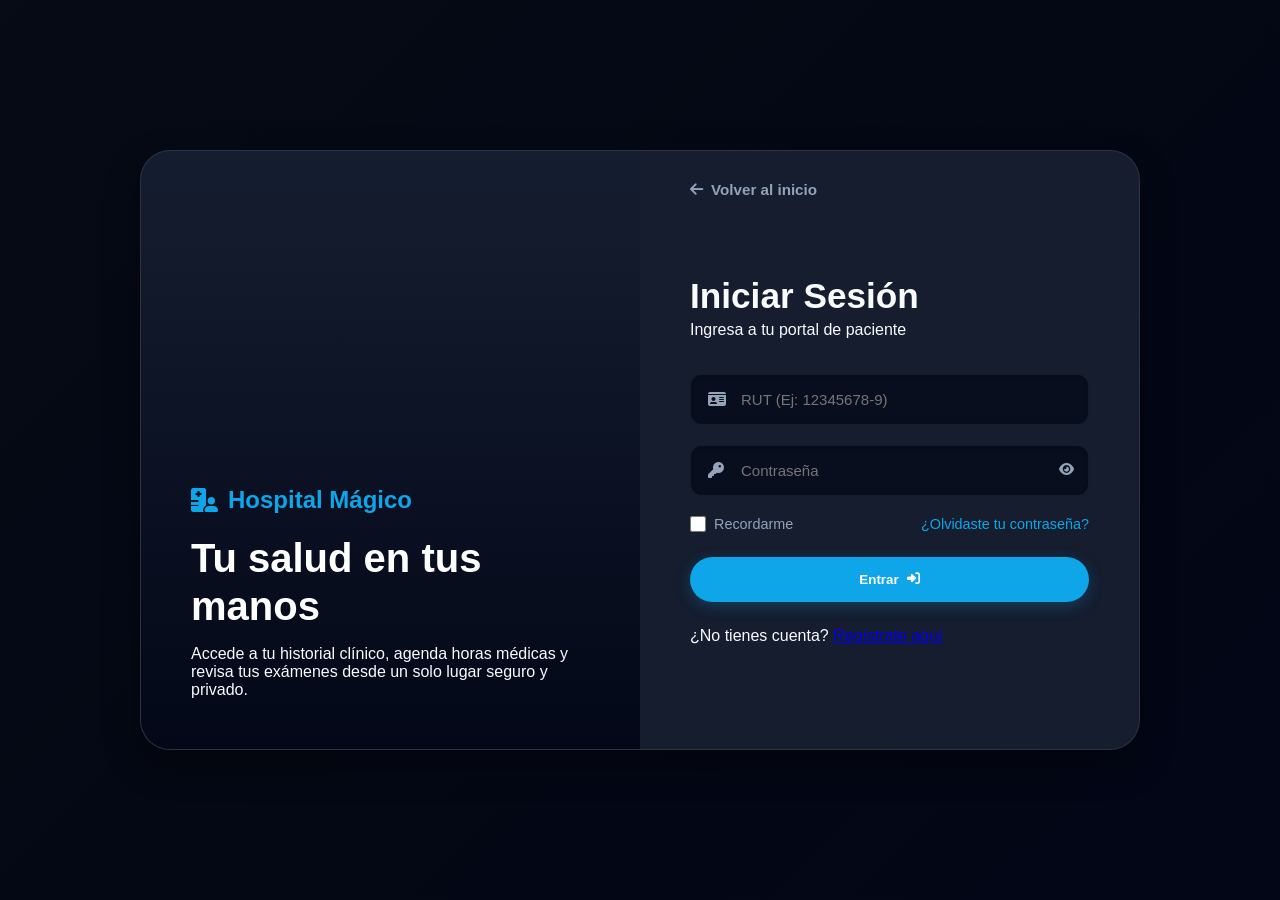
<file: login.html>
<!DOCTYPE html>
<html lang="es">
<head>
    <meta charset="UTF-8">
    <meta name="viewport" content="width=device-width, initial-scale=1.0">
    <title>Iniciar Sesión | Hospital Mágico</title>
    <link rel="stylesheet" href="https://cdnjs.cloudflare.com/ajax/libs/font-awesome/6.4.0/css/all.min.css">
    <link rel="stylesheet" href="css/style.css">
</head>
<body>
    <div class="fondo-animado"></div>

    <div class="auth-page">
        <div class="auth-bento glass-panel">
            
            <div class="auth-visual">
                <div class="overlay-visual"></div>
                <div class="visual-content">
                    <div class="logo-auth"><i class="fa-solid fa-hospital-user"></i> Hospital Mágico</div>
                    <h2>Tu salud en tus manos</h2>
                    <p>Accede a tu historial clínico, agenda horas médicas y revisa tus exámenes desde un solo lugar seguro y privado.</p>
                </div>
            </div>

            <div class="auth-formulario">
                <a href="index.html" class="btn-volver-bento"><i class="fa-solid fa-arrow-left"></i> Volver al inicio</a>
                
                <div class="header-form">
                    <h3>Iniciar Sesión</h3>
                    <p>Ingresa a tu portal de paciente</p>
                </div>
                
                <form action="#">
                    <div class="input-group">
                        <i class="fa-solid fa-id-card"></i>
                        <input type="text" placeholder="RUT (Ej: 12345678-9)" required>
                    </div>
                    
                    <div class="input-group password-group">
                        <i class="fa-solid fa-key"></i>
                        <input type="password" id="pwdLogin" placeholder="Contraseña" required>
                        <button type="button" class="btn-ojo" onclick="togglePassword('pwdLogin')"><i class="fa-solid fa-eye"></i></button>
                    </div>

                    <div class="opciones-extra">
                        <label class="checkbox-container">
                            <input type="checkbox"> Recordarme
                        </label>
                        <a href="#" class="olvido-pass">¿Olvidaste tu contraseña?</a>
                    </div>

                    <button type="submit" class="btn-primario btn-full">Entrar <i class="fa-solid fa-right-to-bracket"></i></button>
                </form>
                
                <p class="auth-link">¿No tienes cuenta? <a href="registro.html">Regístrate aquí</a></p>
            </div>

        </div>
    </div>
    <script src="js/script.js"></script>
</body>
</html>
</file>
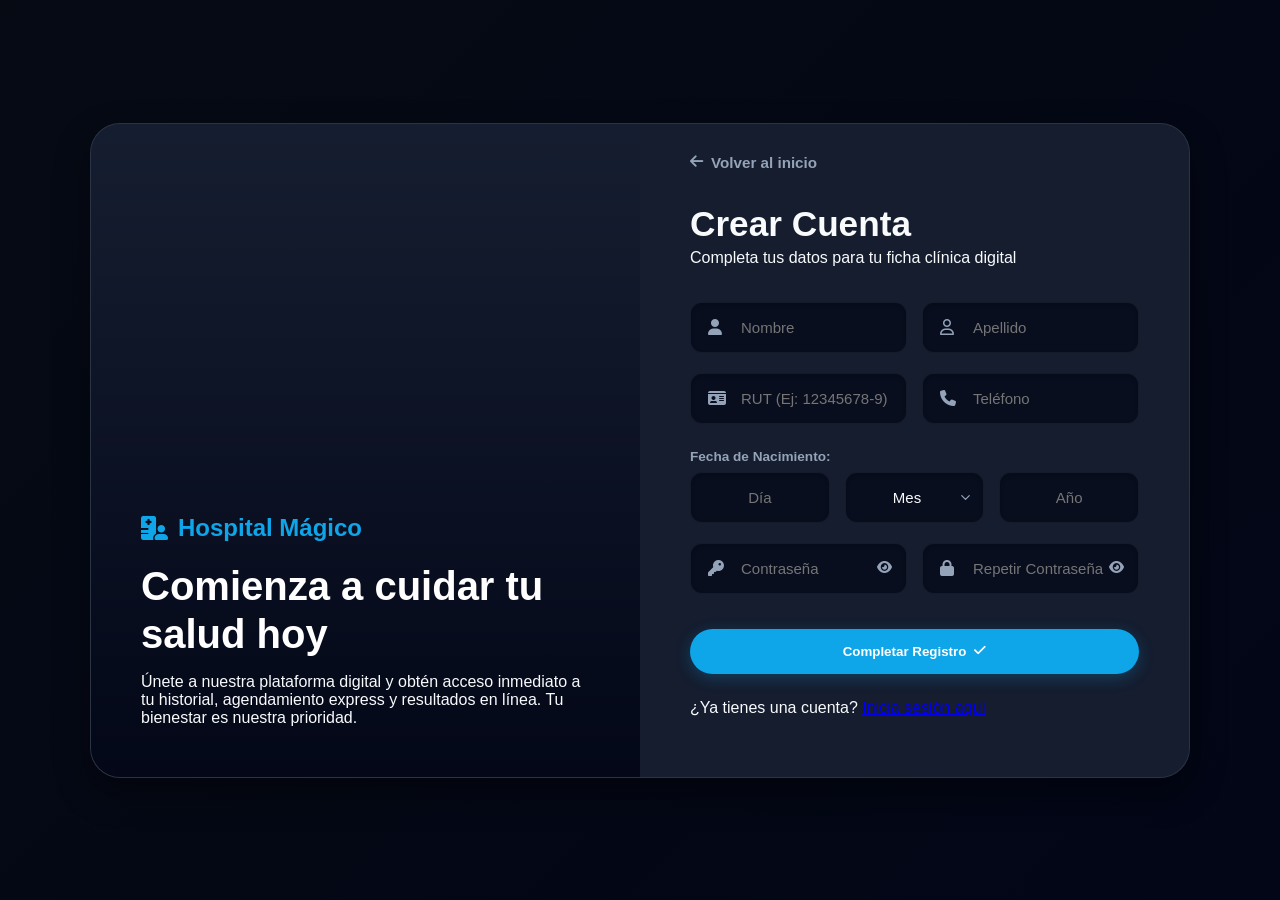
<file: registro.html>
<!DOCTYPE html>
<html lang="es">
<head>
    <meta charset="UTF-8">
    <meta name="viewport" content="width=device-width, initial-scale=1.0">
    <title>Registro de Paciente | Hospital Mágico</title>
    <link rel="stylesheet" href="https://cdnjs.cloudflare.com/ajax/libs/font-awesome/6.4.0/css/all.min.css">
    <link rel="stylesheet" href="css/style.css">
</head>
<body>
    <div class="fondo-animado"></div>

    <div class="auth-page">
        <div class="auth-bento glass-panel" style="max-width: 1100px;">
            
            <div class="auth-visual" style="background-image: url('https://images.unsplash.com/photo-1581595220892-b0739db3ba8c?auto=format&fit=crop&w=800&q=80');">
                <div class="overlay-visual"></div>
                <div class="visual-content">
                    <div class="logo-auth"><i class="fa-solid fa-hospital-user"></i> Hospital Mágico</div>
                    <h2>Comienza a cuidar tu salud hoy</h2>
                    <p>Únete a nuestra plataforma digital y obtén acceso inmediato a tu historial, agendamiento express y resultados en línea. Tu bienestar es nuestra prioridad.</p>
                </div>
            </div>

            <div class="auth-formulario">
                <a href="index.html" class="btn-volver-bento"><i class="fa-solid fa-arrow-left"></i> Volver al inicio</a>
                
                <div class="header-form">
                    <h3>Crear Cuenta</h3>
                    <p>Completa tus datos para tu ficha clínica digital</p>
                </div>
                
                <form action="#">
                    <div class="form-row">
                        <div class="input-group">
                            <i class="fa-solid fa-user"></i>
                            <input type="text" placeholder="Nombre" required>
                        </div>
                        <div class="input-group">
                            <i class="fa-regular fa-user"></i>
                            <input type="text" placeholder="Apellido" required>
                        </div>
                    </div>

                    <div class="form-row">
                        <div class="input-group">
                            <i class="fa-solid fa-id-card"></i>
                            <input type="text" placeholder="RUT (Ej: 12345678-9)" required>
                        </div>
                        <div class="input-group">
                            <i class="fa-solid fa-phone"></i>
                            <input type="tel" placeholder="Teléfono" required>
                        </div>
                    </div>

                    <label style="color: var(--texto-secundario); font-size: 0.85rem; margin-bottom: 8px; margin-top: 5px; font-weight: 600; display: block;">Fecha de Nacimiento:</label>
                    <div class="form-row date-row">
                        <div class="input-group date-input">
                            <input type="number" placeholder="Día" min="1" max="31" required>
                        </div>
                        <div class="input-group date-input">
                            <select required>
                                <option value="" disabled selected>Mes</option>
                                <option value="1">Enero</option>
                                <option value="2">Febrero</option>
                                <option value="3">Marzo</option>
                                <option value="4">Abril</option>
                                <option value="5">Mayo</option>
                                <option value="6">Junio</option>
                                <option value="7">Julio</option>
                                <option value="8">Agosto</option>
                                <option value="9">Septiembre</option>
                                <option value="10">Octubre</option>
                                <option value="11">Noviembre</option>
                                <option value="12">Diciembre</option>
                            </select>
                        </div>
                        <div class="input-group date-input">
                            <input type="number" placeholder="Año" min="1900" max="2026" required>
                        </div>
                    </div>
                    
                    <div class="form-row">
                        <div class="input-group password-group">
                            <i class="fa-solid fa-key"></i>
                            <input type="password" id="pwdRegistro" placeholder="Contraseña" required>
                            <button type="button" class="btn-ojo" onclick="togglePassword('pwdRegistro')"><i class="fa-solid fa-eye"></i></button>
                        </div>
                        <div class="input-group password-group">
                            <i class="fa-solid fa-lock"></i>
                            <input type="password" id="pwdConfirmar" placeholder="Repetir Contraseña" required>
                            <button type="button" class="btn-ojo" onclick="togglePassword('pwdConfirmar')"><i class="fa-solid fa-eye"></i></button>
                        </div>
                    </div>
                    
                    <button type="submit" class="btn-primario btn-full" style="margin-top: 15px;">Completar Registro <i class="fa-solid fa-check"></i></button>
                </form>
                
                <p class="auth-link">¿Ya tienes una cuenta? <a href="login.html">Inicia sesión aquí</a></p>
            </div>

        </div>
    </div>
    
    <script src="js/script.js"></script>
</body>
</html>
</file>
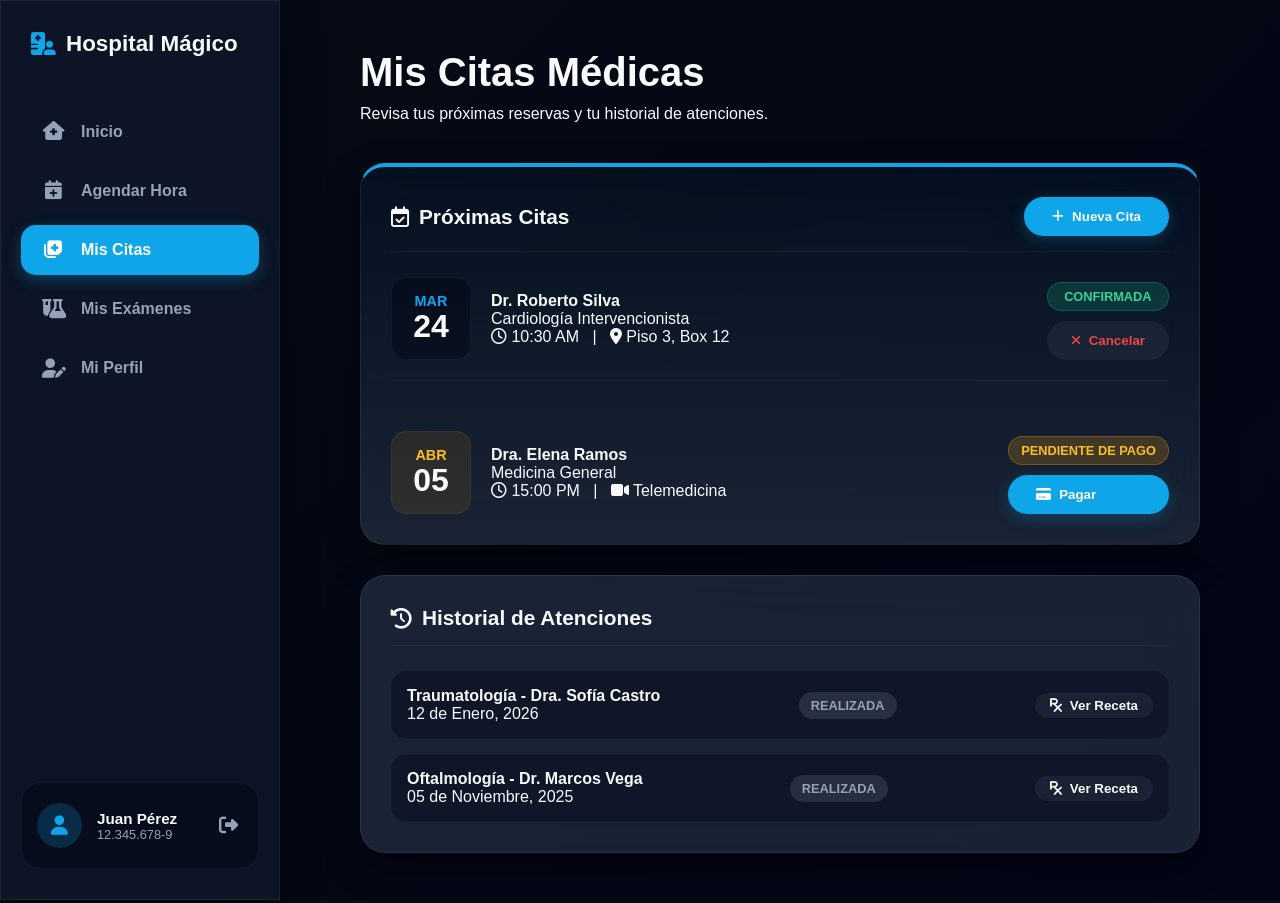
<file: paciente/mis-citas.html>
<!DOCTYPE html>
<html lang="es">
<head>
    <meta charset="UTF-8">
    <meta name="viewport" content="width=device-width, initial-scale=1.0">
    <title>Panel de Paciente | Mis Citas</title>
    <link rel="stylesheet" href="https://cdnjs.cloudflare.com/ajax/libs/font-awesome/6.4.0/css/all.min.css">
    <link rel="stylesheet" href="../css/style.css">
</head>
<body>
    <div class="fondo-animado"></div>

    <div class="dashboard-layout">
        
        <aside class="sidebar glass-panel">
            <div class="logo-sidebar" onclick="window.location.href='../index.html'">
                <i class="fa-solid fa-hospital-user"></i> Hospital Mágico
            </div>
            
            <nav class="menu-lateral">
                <a href="panel.html" class="menu-item"><i class="fa-solid fa-house-medical"></i> Inicio</a>
                <a href="agendar.html" class="menu-item"><i class="fa-solid fa-calendar-plus"></i> Agendar Hora</a>
                <a href="mis-citas.html" class="menu-item activo"><i class="fa-solid fa-notes-medical"></i> Mis Citas</a>
                <a href="mis-examenes.html" class="menu-item"><i class="fa-solid fa-flask-vial"></i> Mis Exámenes</a>
                <a href="perfil.html" class="menu-item"><i class="fa-solid fa-user-pen"></i> Mi Perfil</a>
            </nav>

            <div class="usuario-sidebar">
                <div class="avatar"><i class="fa-solid fa-user"></i></div>
                <div class="info-user">
                    <p class="nombre">Juan Pérez</p>
                    <p class="rut">12.345.678-9</p>
                </div>
                <button class="btn-salir" onclick="window.location.href='../login.html'" title="Cerrar Sesión"><i class="fa-solid fa-right-from-bracket"></i></button>
            </div>
        </aside>

        <main class="main-content">
            <div class="header-dashboard">
                <h2>Mis Citas Médicas</h2>
                <p>Revisa tus próximas reservas y tu historial de atenciones.</p>
            </div>

            <div class="panel-grid" style="grid-template-columns: 1fr;"> <div class="panel-card glass-panel card-destacada">
                    <div class="card-header-bento">
                        <h3><i class="fa-regular fa-calendar-check icono-cyan"></i> Próximas Citas</h3>
                        <button class="btn-primario btn-sm" onclick="window.location.href='agendar.html'"><i class="fa-solid fa-plus"></i> Nueva Cita</button>
                    </div>
                    
                    <div class="info-cita-destacada" style="border-bottom: 1px solid rgba(255,255,255,0.05); padding-bottom: 20px;">
                        <div class="fecha-box"><span class="mes">MAR</span><span class="dia">24</span></div>
                        <div class="detalles-cita" style="flex: 1;">
                            <h4>Dr. Roberto Silva</h4>
                            <p class="especialidad">Cardiología Intervencionista</p>
                            <p class="hora-lugar"><i class="fa-regular fa-clock"></i> 10:30 AM &nbsp; | &nbsp; <i class="fa-solid fa-location-dot"></i> Piso 3, Box 12</p>
                        </div>
                        <div class="acciones-card" style="flex-direction: column; gap: 10px;">
                            <span class="badge-estado badge-confirmada" style="text-align: center;">Confirmada</span>
                            <button class="btn-secundario btn-sm" style="color: #ef4444; border-color: rgba(239,68,68,0.3);"><i class="fa-solid fa-xmark"></i> Cancelar</button>
                        </div>
                    </div>
                    
                    <div class="info-cita-destacada" style="margin-top: 20px; margin-bottom: 0;">
                        <div class="fecha-box" style="background: rgba(245, 158, 11, 0.1);"><span class="mes" style="color:#fbbf24;">ABR</span><span class="dia">05</span></div>
                        <div class="detalles-cita" style="flex: 1;">
                            <h4>Dra. Elena Ramos</h4>
                            <p class="especialidad">Medicina General</p>
                            <p class="hora-lugar"><i class="fa-regular fa-clock"></i> 15:00 PM &nbsp; | &nbsp; <i class="fa-solid fa-video"></i> Telemedicina</p>
                        </div>
                        <div class="acciones-card" style="flex-direction: column; gap: 10px;">
                            <span class="badge-estado" style="background: rgba(245, 158, 11, 0.2); color: #fbbf24; border: 1px solid rgba(245, 158, 11, 0.3); text-align: center;">Pendiente de Pago</span>
                            <button class="btn-primario btn-sm"><i class="fa-solid fa-credit-card"></i> Pagar</button>
                        </div>
                    </div>
                </div>

                <div class="panel-card glass-panel">
                    <div class="card-header-bento">
                        <h3><i class="fa-solid fa-clock-rotate-left icono-cyan"></i> Historial de Atenciones</h3>
                    </div>
                    <div class="lista-examenes">
                        <div class="item-examen">
                            <div class="examen-info">
                                <h4>Traumatología - Dra. Sofía Castro</h4>
                                <p>12 de Enero, 2026</p>
                            </div>
                            <span class="badge-estado" style="background: rgba(255,255,255,0.1); color: var(--texto-secundario);">Realizada</span>
                            <button class="btn-secundario btn-sm" style="padding: 5px 15px;"><i class="fa-solid fa-prescription"></i> Ver Receta</button>
                        </div>
                        <div class="item-examen">
                            <div class="examen-info">
                                <h4>Oftalmología - Dr. Marcos Vega</h4>
                                <p>05 de Noviembre, 2025</p>
                            </div>
                            <span class="badge-estado" style="background: rgba(255,255,255,0.1); color: var(--texto-secundario);">Realizada</span>
                            <button class="btn-secundario btn-sm" style="padding: 5px 15px;"><i class="fa-solid fa-prescription"></i> Ver Receta</button>
                        </div>
                    </div>
                </div>

            </div>
        </main>
    </div>

    <script src="../js/script.js"></script>
</body>
</html>
</file>
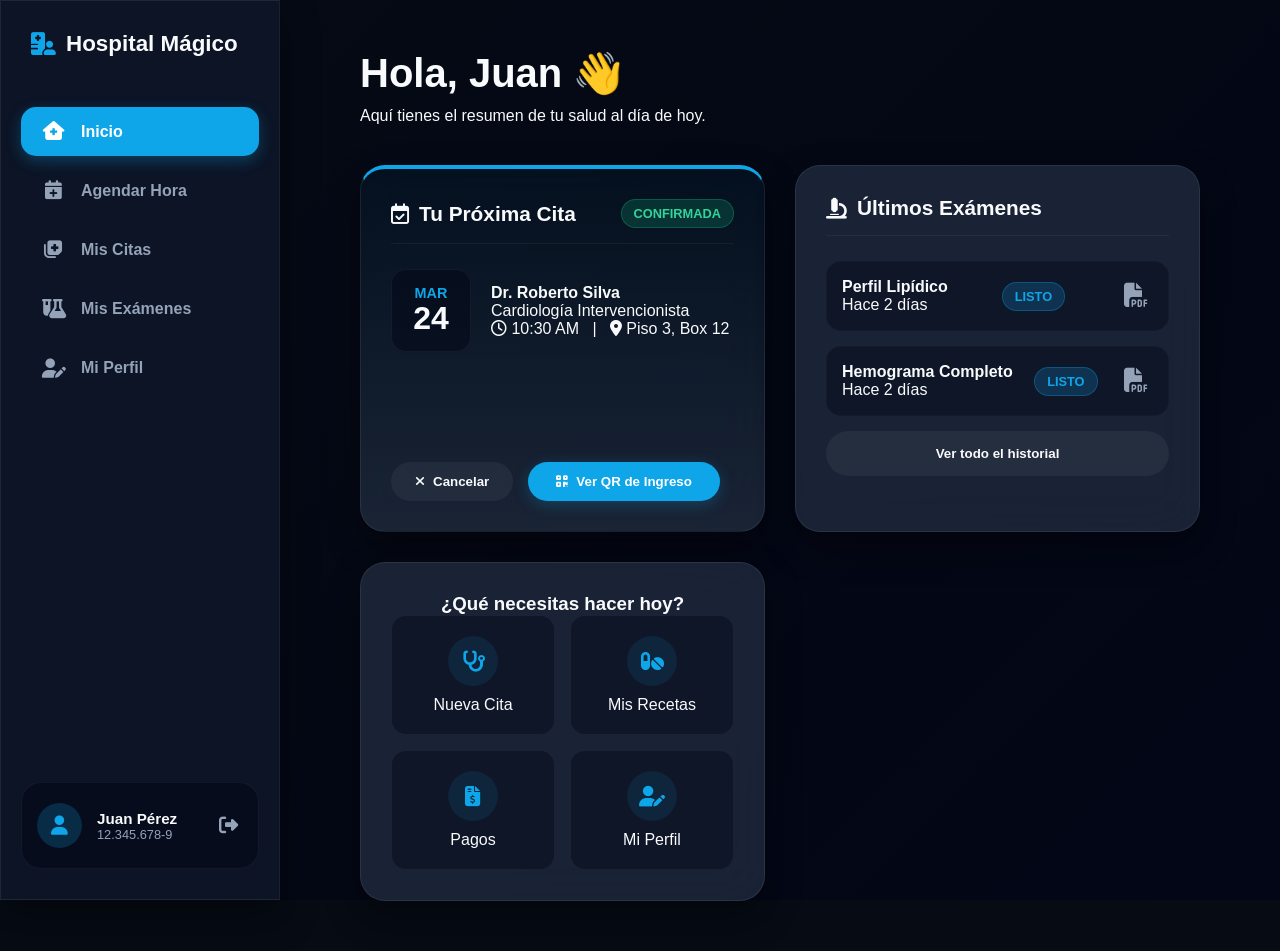
<file: paciente/panel.html>
<!DOCTYPE html>
<html lang="es">
<head>
    <meta charset="UTF-8">
    <meta name="viewport" content="width=device-width, initial-scale=1.0">
    <title>Panel de Paciente | Inicio</title>
    <link rel="stylesheet" href="https://cdnjs.cloudflare.com/ajax/libs/font-awesome/6.4.0/css/all.min.css">
    <link rel="stylesheet" href="../css/style.css">
</head>
<body>
    <div class="fondo-animado"></div>

    <div class="dashboard-layout">
        
        <aside class="sidebar glass-panel">
            <div class="logo-sidebar" onclick="window.location.href='../index.html'">
                <i class="fa-solid fa-hospital-user"></i> Hospital Mágico
            </div>
            
            <nav class="menu-lateral">
                <a href="panel.html" class="menu-item activo"><i class="fa-solid fa-house-medical"></i> Inicio</a>
                <a href="agendar.html" class="menu-item"><i class="fa-solid fa-calendar-plus"></i> Agendar Hora</a>
                <a href="#" class="menu-item"><i class="fa-solid fa-notes-medical"></i> Mis Citas</a>
                <a href="#" class="menu-item"><i class="fa-solid fa-flask-vial"></i> Mis Exámenes</a>
                <a href="perfil.html" class="menu-item"><i class="fa-solid fa-user-pen"></i> Mi Perfil</a>
            </nav>

            <div class="usuario-sidebar">
                <div class="avatar"><i class="fa-solid fa-user"></i></div>
                <div class="info-user">
                    <p class="nombre">Juan Pérez</p>
                    <p class="rut">12.345.678-9</p>
                </div>
                <button class="btn-salir" onclick="window.location.href='../login.html'" title="Cerrar Sesión"><i class="fa-solid fa-right-from-bracket"></i></button>
            </div>
        </aside>

        <main class="main-content">
            <div class="header-dashboard">
                <h2>Hola, Juan 👋</h2>
                <p>Aquí tienes el resumen de tu salud al día de hoy.</p>
            </div>

            <div class="panel-grid">
                
                <div class="panel-card glass-panel card-destacada">
                    <div class="card-header-bento">
                        <h3><i class="fa-regular fa-calendar-check icono-cyan"></i> Tu Próxima Cita</h3>
                        <span class="badge-estado badge-confirmada">Confirmada</span>
                    </div>
                    <div class="info-cita-destacada">
                        <div class="fecha-box"><span class="mes">MAR</span><span class="dia">24</span></div>
                        <div class="detalles-cita">
                            <h4>Dr. Roberto Silva</h4>
                            <p class="especialidad">Cardiología Intervencionista</p>
                            <p class="hora-lugar"><i class="fa-regular fa-clock"></i> 10:30 AM &nbsp; | &nbsp; <i class="fa-solid fa-location-dot"></i> Piso 3, Box 12</p>
                        </div>
                    </div>
                    <div class="acciones-card">
                        <button class="btn-secundario btn-sm"><i class="fa-solid fa-xmark"></i> Cancelar</button>
                        <button class="btn-primario btn-sm"><i class="fa-solid fa-qrcode"></i> Ver QR de Ingreso</button>
                    </div>
                </div>

                <div class="panel-card glass-panel">
                    <div class="card-header-bento">
                        <h3><i class="fa-solid fa-microscope icono-cyan"></i> Últimos Exámenes</h3>
                    </div>
                    <div class="lista-examenes">
                        <div class="item-examen">
                            <div class="examen-info"><h4>Perfil Lipídico</h4><p>Hace 2 días</p></div>
                            <span class="badge-estado badge-listo">Listo</span>
                            <button class="btn-icono-descarga"><i class="fa-solid fa-file-pdf"></i></button>
                        </div>
                        <div class="item-examen">
                            <div class="examen-info"><h4>Hemograma Completo</h4><p>Hace 2 días</p></div>
                            <span class="badge-estado badge-listo">Listo</span>
                            <button class="btn-icono-descarga"><i class="fa-solid fa-file-pdf"></i></button>
                        </div>
                    </div>
                    <button class="btn-secundario btn-full" style="margin-top: 15px;">Ver todo el historial</button>
                </div>

                <div class="panel-card glass-panel flex-center">
                    <h3>¿Qué necesitas hacer hoy?</h3>
                    <div class="grid-acciones-rapidas">
                        <div class="accion-rapida" onclick="window.location.href='agendar.html'">
                            <div class="icono-accion"><i class="fa-solid fa-stethoscope"></i></div><p>Nueva Cita</p>
                        </div>
                        <div class="accion-rapida">
                            <div class="icono-accion"><i class="fa-solid fa-pills"></i></div><p>Mis Recetas</p>
                        </div>
                        <div class="accion-rapida">
                            <div class="icono-accion"><i class="fa-solid fa-file-invoice-dollar"></i></div><p>Pagos</p>
                        </div>
                        <div class="accion-rapida" onclick="window.location.href='perfil.html'">
                            <div class="icono-accion"><i class="fa-solid fa-user-pen"></i></div><p>Mi Perfil</p>
                        </div>
                    </div>
                </div>

            </div>
        </main>
    </div>

    <script src="../js/script.js"></script>
</body>
</html>
</file>
<file: css/style.css>
/* ==========================================================
   HOSPITAL MÁGICO - MASTER CSS 
   ========================================================== */

/* --- 1. VARIABLES Y BASE --- */
:root {
    --bg-oscuro: #060b14; 
    --panel-gris-azulado: rgba(30, 41, 59, 0.85); 
    --texto-principal: #f8fafc; 
    --texto-secundario: #94a3b8; 
    --acento: #0ea5e9; 
    --acento-hover: #0284c7; 
}

* { margin: 0; padding: 0; box-sizing: border-box; font-family: 'Segoe UI', Tahoma, Geneva, Verdana, sans-serif; }

body { 
    background-color: var(--bg-oscuro); 
    color: var(--texto-principal); 
    min-height: 100vh; 
    overflow-x: hidden; 
    display: flex; 
    flex-direction: column; 
}

section { scroll-margin-top: 100px; } /* Ajuste de scroll para el menú superior */

/* --- 2. FONDO ANIMADO Y CRISTAL (GLASSMORPHISM) --- */
.fondo-animado { position: fixed; top: 0; left: 0; width: 100%; height: 100%; z-index: -1; background-image: url('https://images.unsplash.com/photo-1519494026892-80bbd2d6fd0d?auto=format&fit=crop&w=1920&q=80'); background-size: cover; background-position: center; animation: moverFondo 25s linear infinite alternate; }
@keyframes moverFondo { 0% { transform: scale(1); background-position: 0% 50%; } 100% { transform: scale(1.08); background-position: 100% 50%; } }
.fondo-animado::after { content: ''; position: absolute; top: 0; left: 0; width: 100%; height: 100%; background: linear-gradient(135deg, rgba(6, 11, 20, 0.94) 0%, rgba(2, 6, 23, 0.98) 100%); }

.glass-panel { background: var(--panel-gris-azulado); backdrop-filter: blur(25px); -webkit-backdrop-filter: blur(25px); border: 1px solid rgba(255, 255, 255, 0.08); box-shadow: 0 15px 35px rgba(0, 0, 0, 0.4); color: var(--texto-principal); }
.glass-panel-nav { background: rgba(15, 23, 42, 0.85); backdrop-filter: blur(20px); -webkit-backdrop-filter: blur(20px); border-bottom: 1px solid rgba(255, 255, 255, 0.05); }

/* --- 3. BOTONES GLOBALES --- */
.botones-auth { display: flex; align-items: center; gap: 10px; flex-wrap: wrap; justify-content: flex-end; }
.separador-nav { width: 2px; height: 24px; background: rgba(255, 255, 255, 0.15); margin: 0 5px; border-radius: 2px; }

.btn-primario { background: var(--acento); color: white; border: none; padding: 12px 28px; border-radius: 30px; cursor: pointer; font-weight: 600; transition: all 0.3s ease; display: inline-flex; align-items: center; gap: 8px; box-shadow: 0 4px 15px rgba(14, 165, 233, 0.25); }
.btn-primario:hover { background: var(--acento-hover); transform: translateY(-2px); box-shadow: 0 6px 20px rgba(14, 165, 233, 0.4); }

.btn-secundario { background: rgba(255, 255, 255, 0.05); color: var(--texto-principal); border: none; padding: 12px 24px; border-radius: 30px; cursor: pointer; font-weight: 600; transition: all 0.3s ease; display: inline-flex; align-items: center; gap: 8px; }
.btn-secundario:hover { background: rgba(255, 255, 255, 0.1); color: var(--acento); transform: translateY(-2px); }

/* --- 4. LANDING PAGE (INDEX.HTML) --- */
.header-principal { position: relative; width: 100%; min-height: 100vh; display: flex; flex-direction: column; z-index: 1; }
.navbar { display: flex; justify-content: space-between; align-items: center; padding: 20px 50px; border-radius: 0 0 20px 20px; }
.logo { font-size: 22px; font-weight: bold; display: flex; align-items: center; gap: 10px; color: var(--texto-principal); cursor: pointer; transition: 0.3s;}
.logo:hover { color: var(--acento); }
.logo i { color: var(--acento); }

.hero-contenido { text-align: center; padding: 60px 20px 20px 20px; flex-grow: 1; display: flex; flex-direction: column; justify-content: center; }
.hero-contenido h1 { font-size: 3.5rem; margin-bottom: 15px; font-weight: 800;}
.hero-contenido p { font-size: 1.2rem; color: var(--texto-secundario); }

.info-general { display: grid; grid-template-columns: repeat(3, 1fr); gap: 30px; padding: 20px 5% 50px 5%; max-width: 1400px; margin: 0 auto; }
.tarjeta-info { padding: 40px 30px; border-radius: 24px; transition: 0.3s; text-align: center; }
.tarjeta-info:hover { transform: translateY(-5px); box-shadow: 0 20px 40px rgba(0, 0, 0, 0.5); background: rgba(40, 53, 75, 0.9); }
.icono-contenedor { width: 70px; height: 70px; background: rgba(14, 165, 233, 0.1); border-radius: 50%; display: flex; justify-content: center; align-items: center; margin: 0 auto 20px auto; }
.icono-contenedor i { font-size: 2rem; color: var(--acento); }
.tarjeta-info h3 { font-size: 1.3rem; margin-bottom: 15px;}
.tarjeta-info p { font-size: 0.95rem; color: var(--texto-secundario); line-height: 1.6; }

/* Estadísticas y Títulos */
.seccion-stats { padding: 0 5%; margin-top: -30px; position: relative; z-index: 10; display: flex; justify-content: center; }
.stats-grid { display: grid; grid-template-columns: repeat(4, 1fr); gap: 20px; width: 100%; max-width: 1200px; padding: 30px; border-radius: 20px; text-align: center; }
.stat-item h3 { font-size: 3rem; color: var(--acento); margin-bottom: 5px; font-weight: 800; }
.stat-item p { color: var(--texto-secundario); font-size: 1rem; font-weight: 600; text-transform: uppercase; letter-spacing: 1px; }
.titulo-seccion { text-align: center; font-size: 2.5rem; margin: 80px 0 40px 0; color: var(--texto-principal); }

/* --- 5. ESPECIALIDADES (VITRINA MÁGICA HORIZONTAL) --- */
.seccion-especialidades { padding: 80px 5%; display: flex; justify-content: center; align-items: center; min-height: 100vh; position: relative; z-index: 1; }
.contenedor-unificado { display: flex; flex-direction: column; width: 100%; max-width: 1200px; min-height: 700px; border-radius: 40px; padding: 40px; box-shadow: 0 25px 50px -12px rgba(0, 0, 0, 0.6); }

.nav-especialidades { position: relative; display: flex; flex-direction: row; justify-content: space-between; align-items: center; background: rgba(15, 23, 42, 0.6); padding: 10px; border-radius: 20px; margin-bottom: 40px; box-shadow: inset 0 2px 10px rgba(0,0,0,0.3); }
.indicador-magico { position: absolute; top: 10px; left: 10px; height: calc(100% - 20px); background: var(--acento); border-radius: 15px; transition: all 0.5s cubic-bezier(0.25, 1, 0.5, 1); z-index: 1; box-shadow: 0 4px 15px rgba(14, 165, 233, 0.4); }
.tab-item { position: relative; z-index: 2; padding: 15px 25px; display: flex; align-items: center; gap: 10px; font-weight: 600; color: var(--texto-secundario); cursor: pointer; transition: color 0.3s ease; border-radius: 15px; font-size: 1rem; }
.tab-item:hover, .tab-item.activo { color: white; }

.cuerpo-especialidad { display: flex; gap: 50px; flex: 1; }
.mitad-imagen { flex: 1; display: flex; }
.imagen-especialidad { width: 100%; height: 100%; min-height: 400px; border-radius: 30px; background-image: url('https://images.unsplash.com/photo-1587559070757-f72a388edbba?auto=format&fit=crop&w=1200&q=80'); background-size: cover; background-position: center; box-shadow: 0 15px 35px rgba(0,0,0,0.4); border: 1px solid rgba(255,255,255,0.05); transition: background-image 0.5s ease-in-out; }
.mitad-texto { flex: 1.2; display: flex; flex-direction: column; justify-content: center; position: relative;}

.info-contenido { opacity: 0; transform: translateY(20px) scale(0.98); transition: opacity 0.5s ease, transform 0.5s cubic-bezier(0.25, 1, 0.5, 1); position: relative; }
.info-contenido.visible { opacity: 1; transform: translateY(0) scale(1); }
.etiqueta-destacada { color: var(--acento); font-size: 0.9rem; font-weight: 800; letter-spacing: 2px; text-transform: uppercase; margin-bottom: 20px; }
.info-contenido h2 { font-size: 3.5rem; line-height: 1.1; margin-bottom: 25px; font-weight: 800;}
.info-contenido p { font-size: 1.15rem; line-height: 1.7; color: var(--texto-secundario); margin-bottom: 40px; }

/* Directorio, Educación y Showcase */
.seccion-medicos { padding: 40px 5%; max-width: 1400px; margin: 0 auto; position: relative; z-index: 1; }
.medicos-grid { display: grid; grid-template-columns: repeat(4, 1fr); gap: 30px; }
.medico-card { padding: 20px; border-radius: 25px; text-align: center; transition: 0.3s; display: flex; flex-direction: column; align-items: center; }
.medico-card:hover { transform: translateY(-10px); box-shadow: 0 20px 40px rgba(0,0,0,0.5); border-color: var(--acento); }
.medico-card img { width: 120px; height: 120px; border-radius: 50%; object-fit: cover; margin-bottom: 15px; border: 3px solid rgba(255,255,255,0.1); }

.seccion-educacion { padding: 80px 5%; max-width: 1400px; margin: 0 auto; position: relative; z-index: 1; }
.bento-educacion { display: flex; border-radius: 40px; overflow: hidden; padding: 0; }
.edu-texto { flex: 1; padding: 60px; display: flex; flex-direction: column; justify-content: center; }
.edu-texto h2 { font-size: 3rem; margin-bottom: 20px; line-height: 1.1; }
.edu-modulos { display: flex; flex-direction: column; gap: 25px; }
.modulo-item { display: flex; align-items: flex-start; gap: 20px; background: rgba(15, 23, 42, 0.5); padding: 20px; border-radius: 20px; border: 1px solid rgba(255,255,255,0.05); }
.modulo-item i { font-size: 2rem; background: rgba(14, 165, 233, 0.1); padding: 15px; border-radius: 15px; color: var(--acento); }
.edu-imagen { flex: 1; min-height: 100%; }
.edu-imagen img { width: 100%; height: 100%; object-fit: cover; }

.seccion-portal-showcase { padding: 40px 5% 100px 5%; position: relative; z-index: 1; display: flex; justify-content: center; }
.contenedor-showcase { max-width: 1200px; width: 100%; text-align: center; }
.subtitulo-showcase { color: var(--texto-secundario); font-size: 1.1rem; margin-bottom: 50px; margin-top: -20px;}
.portal-grid { display: grid; grid-template-columns: repeat(2, 1fr); gap: 30px; }
.showcase-card { padding: 40px; border-radius: 30px; text-align: left; display: flex; flex-direction: column; justify-content: flex-start; transition: 0.3s ease; }
.showcase-card:hover { transform: translateY(-5px); border-color: rgba(14, 165, 233, 0.4); box-shadow: 0 20px 40px rgba(0,0,0,0.5); }
.card-header { display: flex; align-items: center; gap: 20px; margin-bottom: 25px; }
.card-header i { font-size: 2rem; background: rgba(14, 165, 233, 0.1); padding: 15px; border-radius: 15px; color: var(--acento); }
.flex-cta { display: flex; flex-direction: column; justify-content: space-between;}

/* --- 6. AUTH PAGES (LOGIN / REGISTRO SPLIT-BENTO) --- */
.auth-page { display: flex; justify-content: center; align-items: center; min-height: 100vh; padding: 20px; position: relative; z-index: 1; }
.auth-bento { display: flex; width: 100%; max-width: 1000px; min-height: 600px; border-radius: 30px; overflow: hidden; padding: 0; }
.auth-visual { flex: 1; position: relative; background-size: cover; background-position: center left; display: flex; flex-direction: column; justify-content: flex-end; padding: 50px; }
.overlay-visual { position: absolute; top: 0; left: 0; width: 100%; height: 100%; background: linear-gradient(to top, rgba(2, 6, 23, 0.95) 0%, rgba(15, 23, 42, 0.4) 100%); }
.visual-content { position: relative; z-index: 2; }
.logo-auth { font-size: 1.5rem; font-weight: bold; color: var(--acento); margin-bottom: 20px; display: flex; align-items: center; gap: 10px; }
.visual-content h2 { font-size: 2.5rem; margin-bottom: 15px; color: white; line-height: 1.2; }

.auth-formulario { flex: 1; padding: 60px 50px; display: flex; flex-direction: column; justify-content: center; position: relative; background: rgba(15, 23, 42, 0.4); }
.btn-volver-bento { position: absolute; top: 30px; left: 50px; color: var(--texto-secundario); text-decoration: none; font-weight: 600; font-size: 0.95rem; display: flex; align-items: center; gap: 8px; transition: 0.3s; }
.btn-volver-bento:hover { color: var(--acento); transform: translateX(-5px); }

.header-form { margin-bottom: 35px; margin-top: 20px;}
.header-form h3 { font-size: 2.2rem; margin-bottom: 5px; }

.form-row { display: flex; gap: 15px; }
.input-group { position: relative; margin-bottom: 20px; width: 100%; }
.input-group i:not(.btn-ojo i) { position: absolute; left: 18px; top: 50%; transform: translateY(-50%); color: var(--texto-secundario); transition: 0.3s; z-index: 2; }
.input-group input, .input-group select { width: 100%; padding: 16px 16px 16px 50px; border-radius: 12px; border: 1px solid rgba(255,255,255,0.05); background: rgba(2, 6, 23, 0.6); font-size: 15px; color: var(--texto-principal); transition: 0.3s; box-shadow: inset 0 2px 4px rgba(0,0,0,0.2); font-family: inherit; position: relative; }
.input-group input:focus, .input-group select:focus { outline: none; background: rgba(2, 6, 23, 0.9); border-color: var(--acento); box-shadow: 0 0 0 4px rgba(14, 165, 233, 0.15); }
.input-group input:focus + i, .input-group:focus-within i:not(.btn-ojo i) { color: var(--acento); }

.password-group .btn-ojo { position: absolute; right: 15px; top: 0; bottom: 0; height: 100%; background: transparent; border: none; color: var(--texto-secundario); cursor: pointer; display: flex; align-items: center; justify-content: center; z-index: 10; }
.password-group .btn-ojo:hover { color: var(--texto-principal); }

.date-row { display: flex; gap: 15px; margin-bottom: 20px; }
.date-input { margin-bottom: 0; }
.date-input input, .date-input select { padding: 16px 15px; text-align: center; }
.date-input select { appearance: none; cursor: pointer; background-image: url("data:image/svg+xml;charset=UTF-8,%3csvg xmlns='http://www.w3.org/2000/svg' viewBox='0 0 24 24' fill='none' stroke='%2394a3b8' stroke-width='2' stroke-linecap='round' stroke-linejoin='round'%3e%3cpolyline points='6 9 12 15 18 9'%3e%3c/polyline%3e%3c/svg%3e"); background-repeat: no-repeat; background-position: right 10px center; background-size: 15px; padding-right: 30px; }
.date-input input[type=number]::-webkit-inner-spin-button, .date-input input[type=number]::-webkit-outer-spin-button { -webkit-appearance: none; margin: 0; }

.opciones-extra { display: flex; justify-content: space-between; align-items: center; margin-bottom: 25px; font-size: 0.9rem; }
.checkbox-container { display: flex; align-items: center; gap: 8px; color: var(--texto-secundario); cursor: pointer; }
.checkbox-container input { accent-color: var(--acento); width: 16px; height: 16px; }
.olvido-pass { color: var(--acento); text-decoration: none; transition: 0.3s; }
.btn-full { width: 100%; justify-content: center; padding: 15px; margin-bottom: 25px; }

/* --- 7. DASHBOARD LAYOUT (PANEL PACIENTE) --- */
.dashboard-layout { display: flex; min-height: 100vh; width: 100%; position: relative; z-index: 1; }
.sidebar { width: 280px; height: 100vh; position: sticky; top: 0; display: flex; flex-direction: column; padding: 30px 20px; border-radius: 0; border-right: 1px solid rgba(255, 255, 255, 0.05); background: rgba(15, 23, 42, 0.85); }
.logo-sidebar { font-size: 1.4rem; font-weight: bold; color: var(--texto-principal); cursor: pointer; display: flex; align-items: center; gap: 10px; margin-bottom: 50px; padding: 0 10px;}
.logo-sidebar i { color: var(--acento); }
.menu-lateral { display: flex; flex-direction: column; gap: 10px; flex: 1; }
.menu-item { display: flex; align-items: center; gap: 15px; padding: 15px 20px; color: var(--texto-secundario); text-decoration: none; font-weight: 600; border-radius: 15px; transition: 0.3s; }
.menu-item i { font-size: 1.2rem; width: 25px; text-align: center; }
.menu-item:hover { background: rgba(255,255,255,0.05); color: var(--texto-principal); }
.menu-item.activo { background: var(--acento); color: white; box-shadow: 0 5px 15px rgba(14, 165, 233, 0.3); }

.usuario-sidebar { display: flex; align-items: center; gap: 15px; padding: 20px 15px; background: rgba(2, 6, 23, 0.5); border-radius: 20px; border: 1px solid rgba(255,255,255,0.05); }
.avatar { width: 45px; height: 45px; background: rgba(14, 165, 233, 0.2); border-radius: 50%; display: flex; justify-content: center; align-items: center; color: var(--acento); font-size: 1.2rem; }
.info-user { flex: 1; }
.info-user .nombre { font-weight: bold; font-size: 0.95rem; }
.info-user .rut { font-size: 0.8rem; color: var(--texto-secundario); }
.btn-salir { background: transparent; border: none; color: var(--texto-secundario); cursor: pointer; font-size: 1.2rem; transition: 0.3s; padding: 5px; }
.btn-salir:hover { color: #ef4444; }

.main-content { flex: 1; padding: 50px 80px; display: flex; flex-direction: column; }
.header-dashboard { margin-bottom: 40px; }
.header-dashboard h2 { font-size: 2.5rem; margin-bottom: 10px; }

/* Panel de Inicio */
.panel-grid { display: grid; grid-template-columns: repeat(2, 1fr); gap: 30px; max-width: 1200px; }
.panel-card { padding: 30px; border-radius: 25px; display: flex; flex-direction: column; }
.card-destacada { border-top: 4px solid var(--acento); background: linear-gradient(180deg, rgba(14, 165, 233, 0.05) 0%, rgba(30, 41, 59, 0.85) 100%); }
.card-header-bento { display: flex; justify-content: space-between; align-items: center; margin-bottom: 25px; border-bottom: 1px solid rgba(255,255,255,0.05); padding-bottom: 15px; }
.card-header-bento h3 { font-size: 1.3rem; display: flex; align-items: center; gap: 10px; }
.badge-estado { padding: 6px 12px; border-radius: 20px; font-size: 0.8rem; font-weight: bold; text-transform: uppercase; }
.badge-confirmada { background: rgba(16, 185, 129, 0.2); color: #34d399; border: 1px solid rgba(16, 185, 129, 0.3); }
.badge-listo { background: rgba(14, 165, 233, 0.2); color: var(--acento); border: 1px solid rgba(14, 165, 233, 0.3); }
.info-cita-destacada { display: flex; gap: 20px; align-items: center; margin-bottom: 30px; }
.fecha-box { background: rgba(2, 6, 23, 0.5); border: 1px solid rgba(255,255,255,0.05); border-radius: 15px; padding: 15px; text-align: center; min-width: 80px; }
.fecha-box .mes { display: block; color: var(--acento); font-weight: bold; font-size: 0.9rem; }
.fecha-box .dia { display: block; font-size: 2rem; font-weight: 800; line-height: 1.1; }
.acciones-card { display: flex; gap: 15px; margin-top: auto; }

.lista-examenes { display: flex; flex-direction: column; gap: 15px; }
.item-examen { display: flex; align-items: center; justify-content: space-between; padding: 15px; background: rgba(2, 6, 23, 0.4); border-radius: 15px; border: 1px solid rgba(255,255,255,0.02); }
.btn-icono-descarga { background: transparent; border: none; color: var(--texto-secundario); font-size: 1.5rem; cursor: pointer; transition: 0.3s; padding: 5px; }
.btn-icono-descarga:hover { color: #ef4444; transform: scale(1.1); }

.flex-center { align-items: center; text-align: center; justify-content: center; }
.grid-acciones-rapidas { display: grid; grid-template-columns: repeat(2, 1fr); gap: 15px; width: 100%; }
.accion-rapida { background: rgba(2, 6, 23, 0.4); padding: 20px 10px; border-radius: 15px; border: 1px solid rgba(255,255,255,0.05); cursor: pointer; transition: 0.3s; display: flex; flex-direction: column; align-items: center; gap: 10px; }
.accion-rapida:hover { background: rgba(14, 165, 233, 0.1); border-color: var(--acento); transform: translateY(-3px); }
.icono-accion { width: 50px; height: 50px; background: rgba(14, 165, 233, 0.1); border-radius: 50%; display: flex; justify-content: center; align-items: center; font-size: 1.3rem; color: var(--acento); }

/* --- 8. WIZARD AGENDAR --- */
.wizard-container { width: 100%; max-width: 900px; padding: 50px; border-radius: 30px; }
.progress-bar { display: flex; justify-content: space-between; align-items: center; margin-bottom: 50px; position: relative; }
.step { display: flex; flex-direction: column; align-items: center; gap: 10px; position: relative; z-index: 2; width: 120px; }
.step .circle { width: 40px; height: 40px; border-radius: 50%; background: rgba(15, 23, 42, 0.9); border: 2px solid rgba(255,255,255,0.1); display: flex; justify-content: center; align-items: center; font-weight: bold; color: var(--texto-secundario); transition: 0.3s; }
.step.activo .circle { background: var(--acento); border-color: var(--acento); color: white; box-shadow: 0 0 15px rgba(14, 165, 233, 0.5); }
.line { flex: 1; height: 2px; background: rgba(255,255,255,0.1); margin: 0 -30px; position: relative; top: -15px; z-index: 1; }
.wizard-step { display: none; animation: entrarTexto 0.4s ease-out; }
.wizard-step.activo { display: block; }
.grid-seleccion { display: grid; grid-template-columns: repeat(auto-fit, minmax(200px, 1fr)); gap: 20px; margin-bottom: 40px; }
.card-opcion { background: rgba(2, 6, 23, 0.4); border: 2px solid rgba(255,255,255,0.05); border-radius: 20px; padding: 25px; text-align: center; cursor: pointer; transition: 0.3s; display: flex; flex-direction: column; align-items: center; justify-content: center; gap: 15px; }
.card-opcion:hover, .card-opcion.seleccionado { border-color: var(--acento); background: rgba(14, 165, 233, 0.1); }
.card-opcion i { font-size: 2.5rem; color: var(--acento); }
.doctor-card img { width: 80px; height: 80px; border-radius: 50%; object-fit: cover; margin-bottom: 5px; }
.contenedor-fecha-hora { max-width: 500px; margin: 0 auto 40px auto; }
.grid-horas { display: grid; grid-template-columns: repeat(2, 1fr); gap: 15px; margin-top: 20px; }
.hora-slot { padding: 15px; background: rgba(2, 6, 23, 0.4); border: 2px solid rgba(255,255,255,0.05); border-radius: 12px; text-align: center; cursor: pointer; transition: 0.3s; font-weight: bold; color: var(--texto-secundario); }
.hora-slot:hover, .hora-slot.seleccionado { border-color: var(--acento); background: var(--acento); color: white; }
.wizard-botones { display: flex; justify-content: space-between; align-items: center; border-top: 1px solid rgba(255,255,255,0.05); padding-top: 30px; }

/* --- 9. PERFIL --- */
.avatar-perfil-grande { position: relative; width: 150px; height: 150px; margin: 0 auto; }
.avatar-perfil-grande img { width: 100%; height: 100%; border-radius: 50%; object-fit: cover; border: 4px solid rgba(255,255,255,0.1); }
.btn-editar-foto { position: absolute; bottom: 5px; right: 5px; width: 40px; height: 40px; border-radius: 50%; background: var(--acento); color: white; border: none; font-size: 1.2rem; cursor: pointer; }
.info-lista-perfil { width: 100%; text-align: left; margin-bottom: 30px; display: flex; flex-direction: column; gap: 15px; }
.info-item { display: flex; align-items: center; gap: 15px; padding-bottom: 15px; border-bottom: 1px solid rgba(255,255,255,0.05); }
.info-item i { color: var(--acento); font-size: 1.2rem; width: 20px; text-align: center; }
.grid-medico { display: grid; grid-template-columns: repeat(2, 1fr); gap: 20px; margin-bottom: 25px; padding-bottom: 25px; border-bottom: 1px solid rgba(255,255,255,0.05); }
.dato-medico { background: rgba(2, 6, 23, 0.4); padding: 15px; border-radius: 15px; border: 1px solid rgba(255,255,255,0.02); display: flex; flex-direction: column; gap: 5px; }
.dato-medico span { color: var(--texto-secundario); font-size: 0.85rem; text-transform: uppercase; }
.badge-alergia { background: rgba(239, 68, 68, 0.2); color: #f87171; padding: 6px 15px; border-radius: 20px; font-size: 0.85rem; border: 1px solid rgba(239, 68, 68, 0.3); margin-right: 10px; }
.badge-cronico { background: rgba(245, 158, 11, 0.2); color: #fbbf24; padding: 6px 15px; border-radius: 20px; font-size: 0.85rem; border: 1px solid rgba(245, 158, 11, 0.3); }
.ajuste-item { display: flex; justify-content: space-between; align-items: center; padding: 20px; background: rgba(2, 6, 23, 0.4); border-radius: 15px; border: 1px solid rgba(255,255,255,0.02); margin-bottom: 15px;}
.switch { position: relative; display: inline-block; width: 50px; height: 28px; }
.switch input { opacity: 0; width: 0; height: 0; }
.slider { position: absolute; cursor: pointer; top: 0; left: 0; right: 0; bottom: 0; background-color: rgba(255,255,255,0.1); transition: .4s; }
.slider:before { position: absolute; content: ""; height: 20px; width: 20px; left: 4px; bottom: 4px; background-color: white; transition: .4s; }
input:checked + .slider { background-color: var(--acento); }
input:checked + .slider:before { transform: translateX(22px); }
.slider.round { border-radius: 34px; }
.slider.round:before { border-radius: 50%; }

/* --- 10. RESPONSIVO GLOBAL --- */
@media (max-width: 1100px) {
    .panel-grid { grid-template-columns: 1fr !important; } 
}
@media (max-width: 950px) {
    .info-general, .stats-grid, .medicos-grid { grid-template-columns: repeat(2, 1fr); }
    .nav-especialidades { overflow-x: auto; padding-bottom: 5px; justify-content: flex-start; gap: 10px;} 
    .tab-texto { display: none; } 
    .cuerpo-especialidad, .auth-bento, .dashboard-layout { flex-direction: column; }
    .btn-volver-flotante, .btn-primario, .btn-secundario { width: 100%; justify-content: center; margin-left: 0; margin-bottom: 10px;}
    .sidebar { width: 100%; height: auto; position: static; padding: 20px; flex-direction: row; align-items: center; justify-content: space-between; }
    .menu-lateral, .info-user, .progress-bar p { display: none; } 
    .main-content, .wizard-container { padding: 30px 20px; }
    .form-row { flex-direction: column; gap: 0; }
    .date-row { flex-direction: row; gap: 10px; }
}
@media (max-width: 600px) {
    .info-general, .stats-grid, .medicos-grid { grid-template-columns: 1fr; }
    .botones-auth { justify-content: center; }
    .separador-nav { display: none; }
    .info-cita-destacada { flex-direction: column; align-items: flex-start; text-align: left; }
    .fecha-box { width: 100%; display: flex; justify-content: space-between; align-items: center; padding: 10px 20px; }
    .acciones-card { flex-direction: column; }
    .grid-medico { grid-template-columns: 1fr; }
}
</file>
